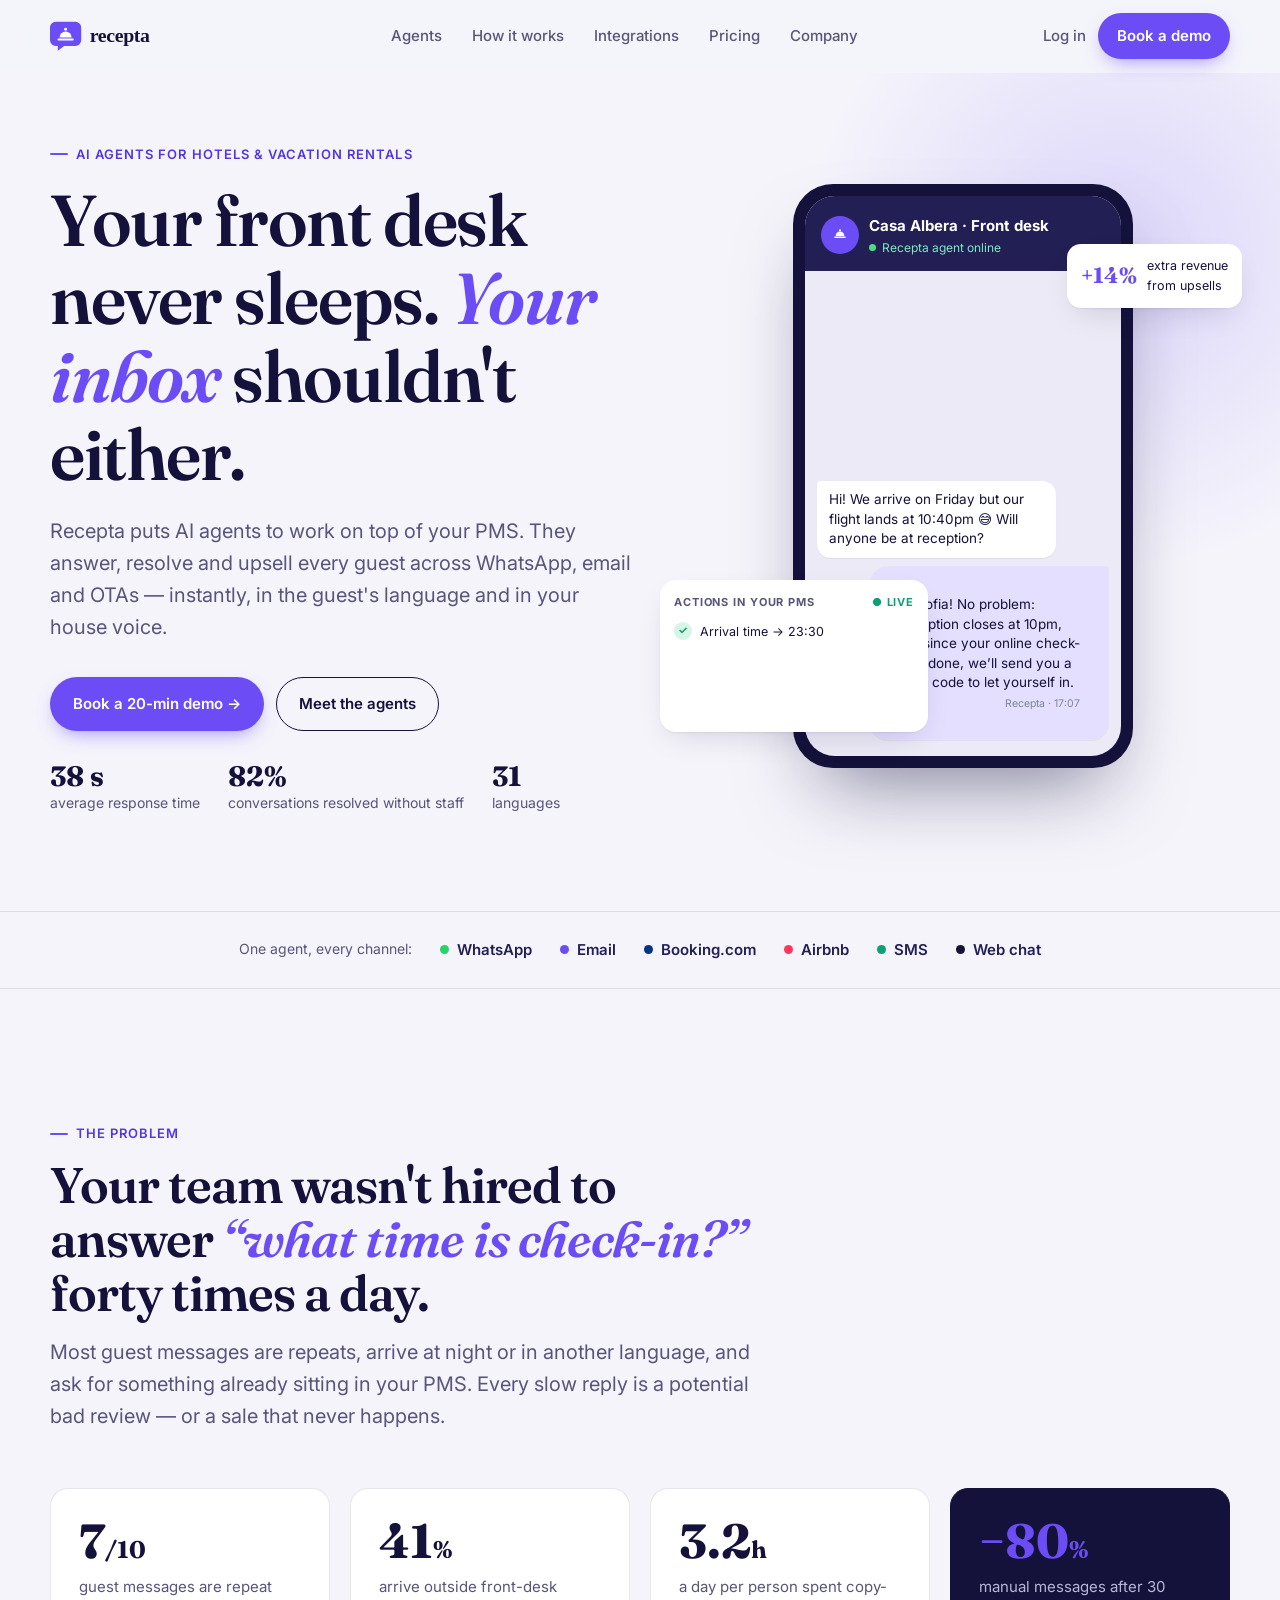
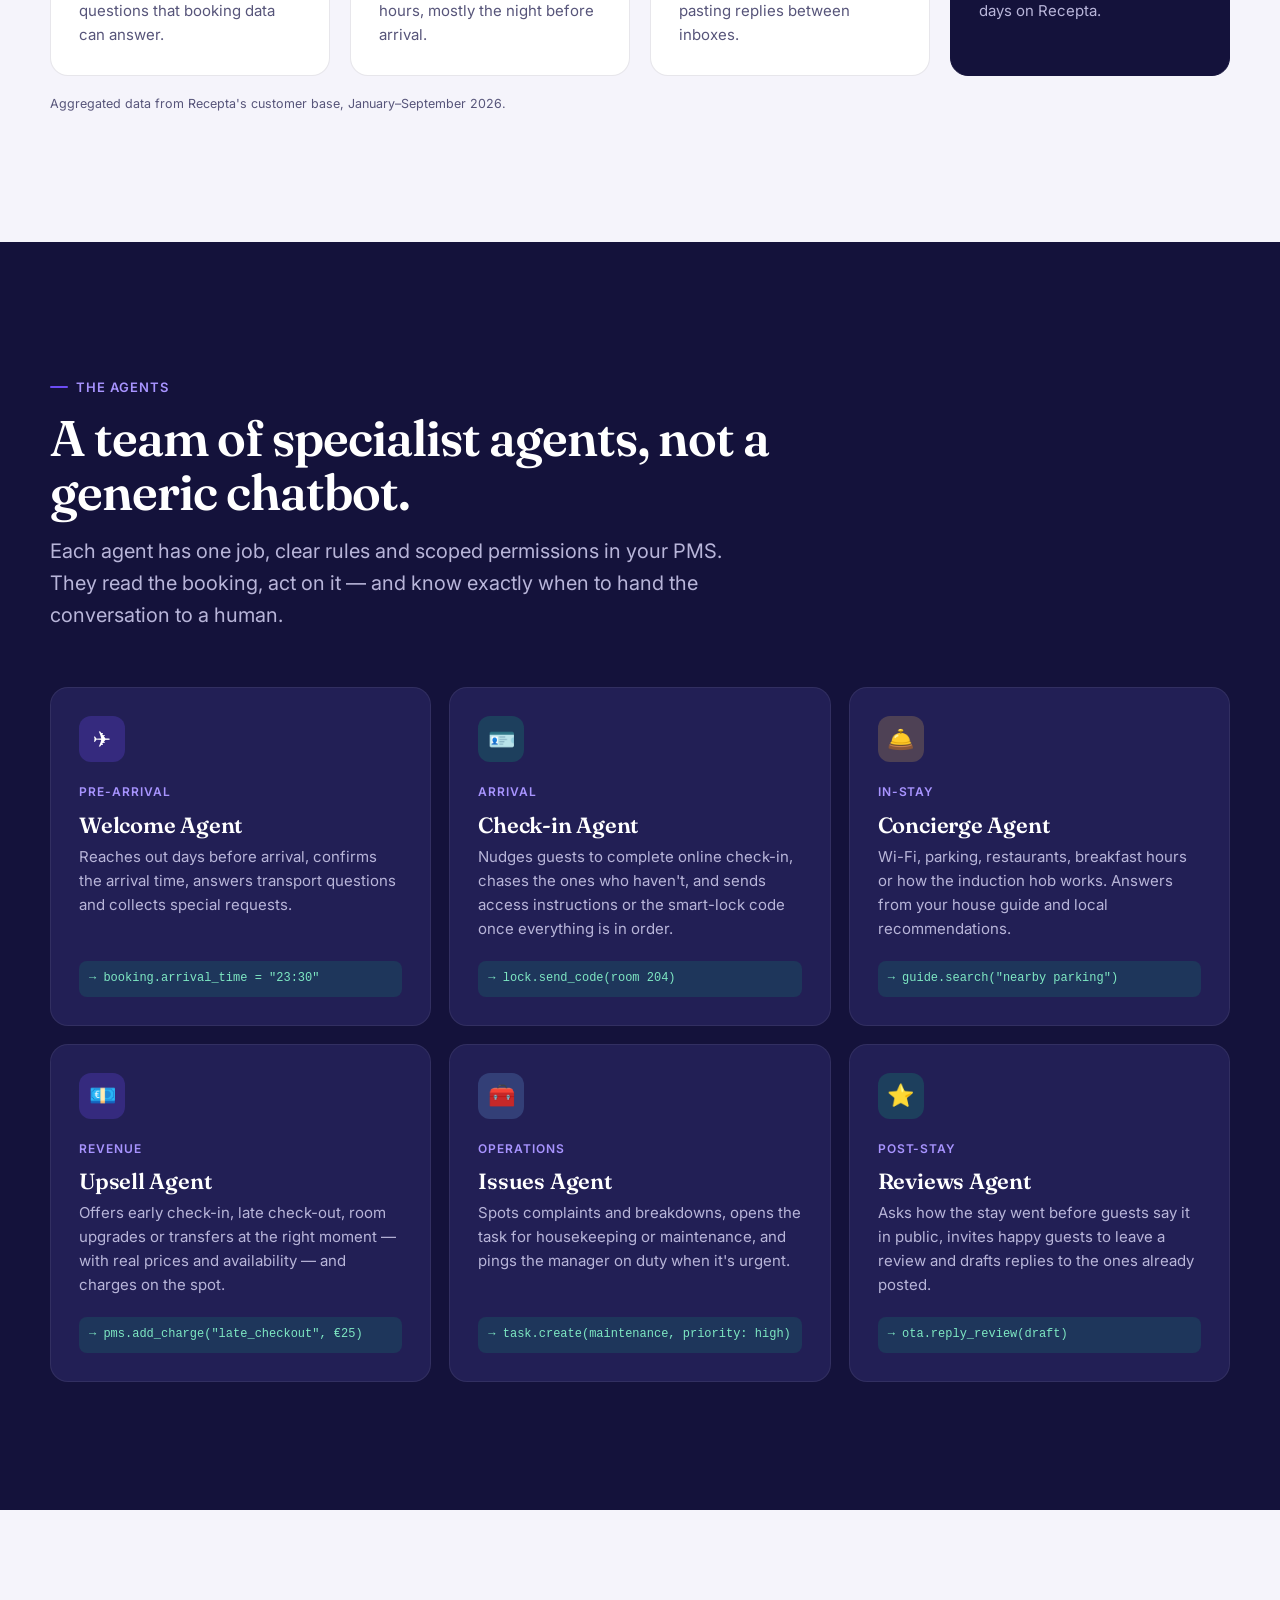
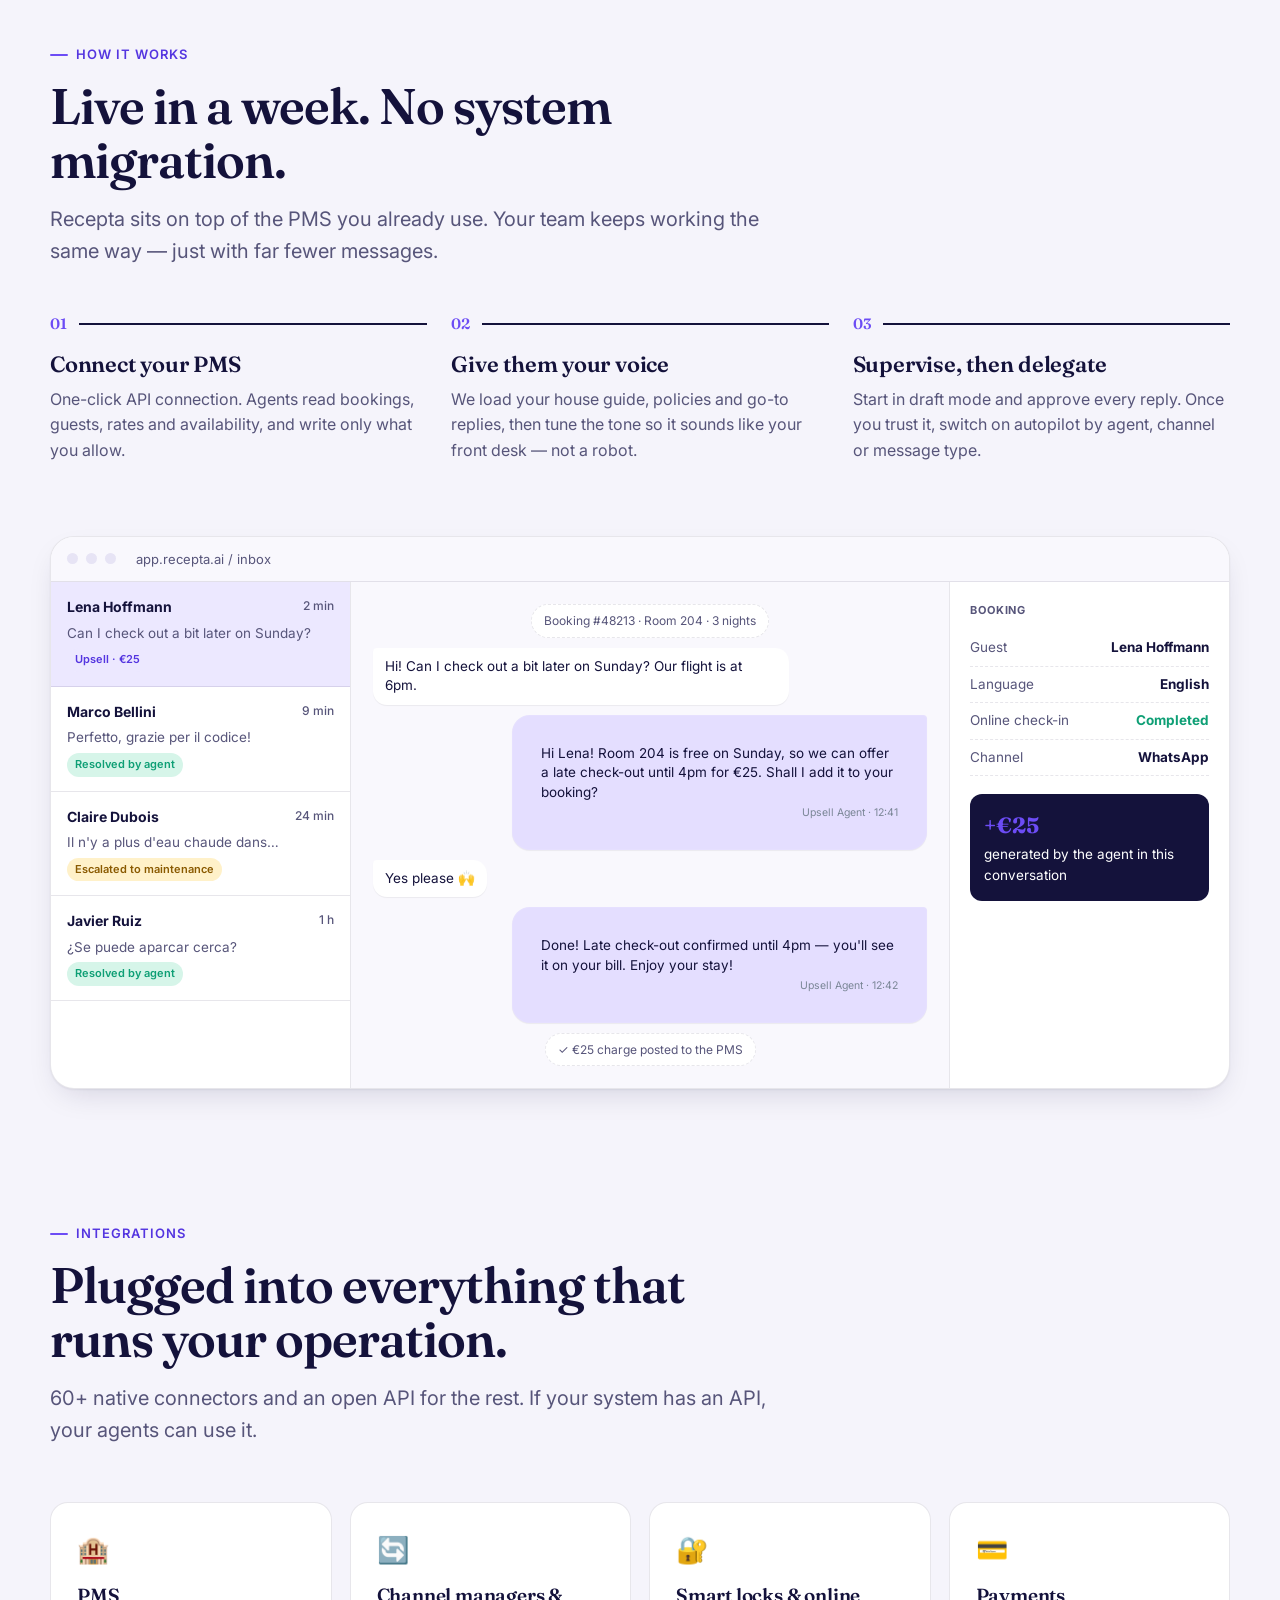
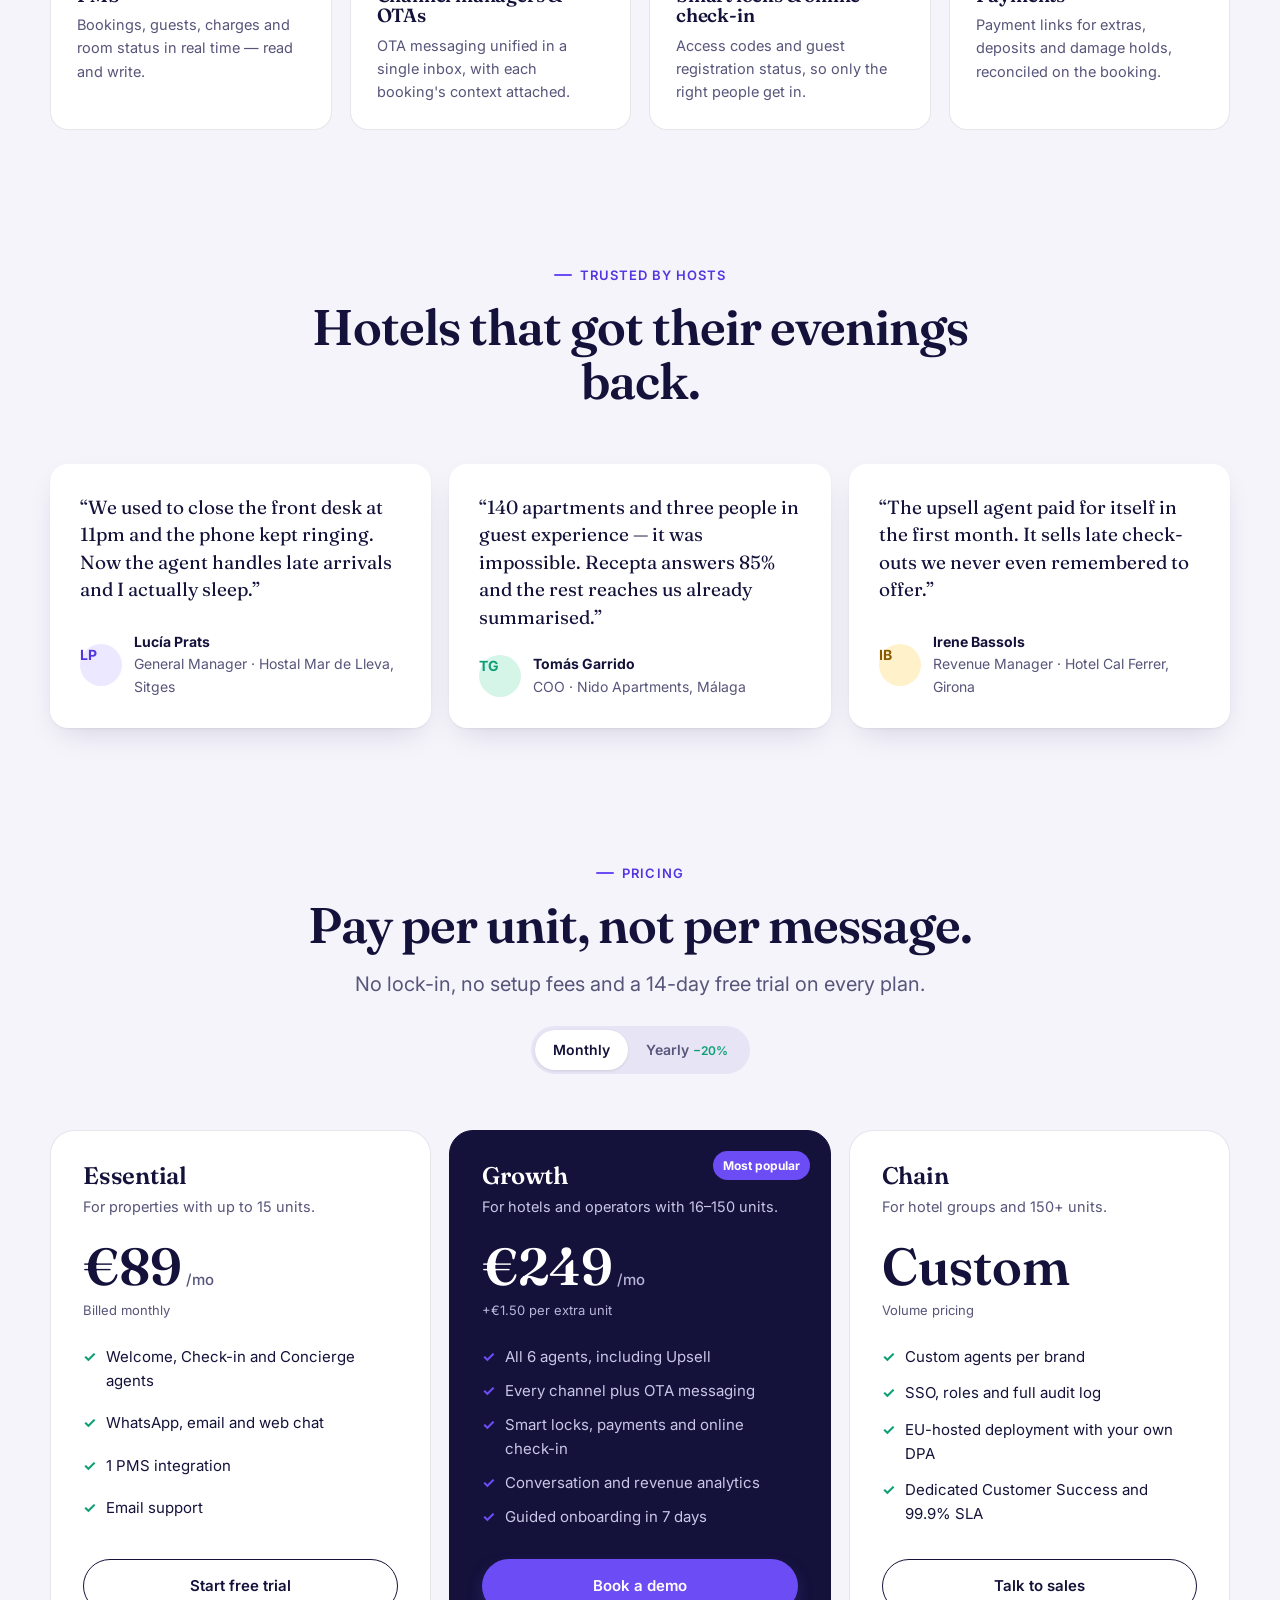
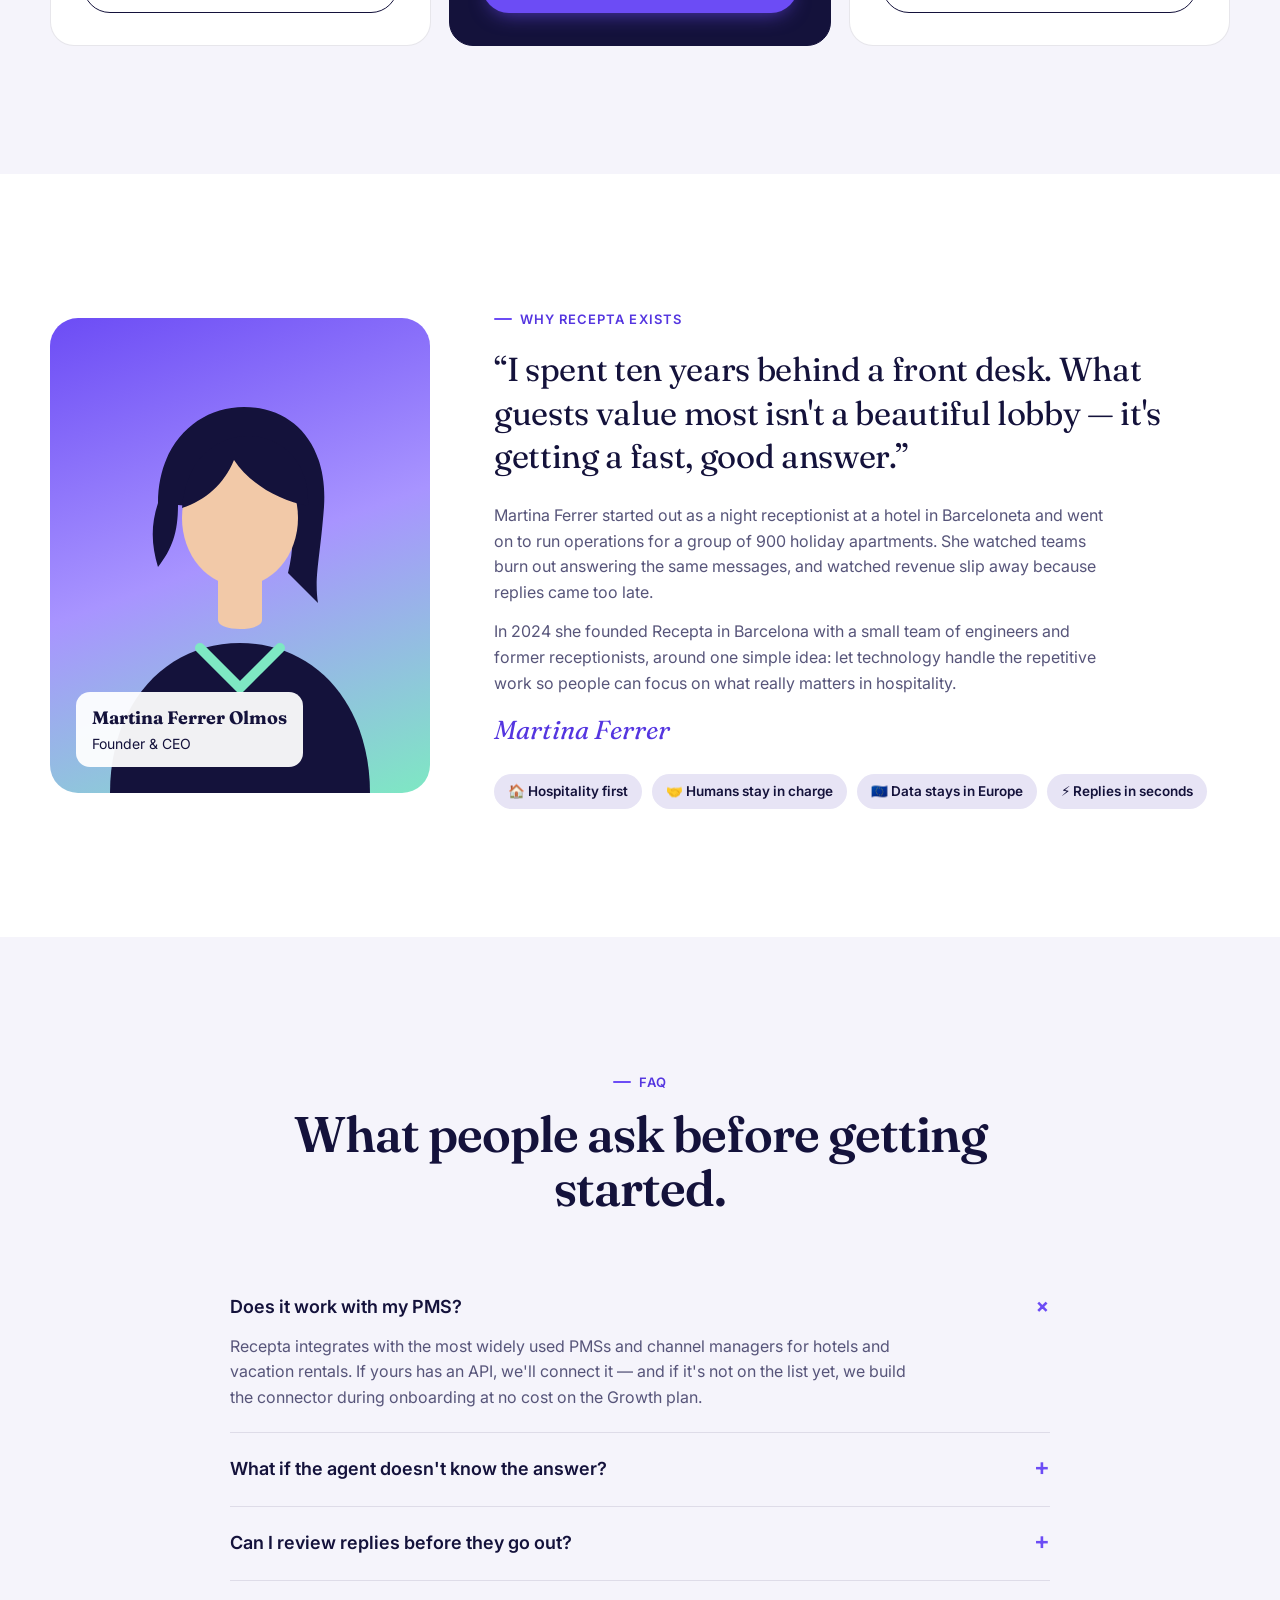
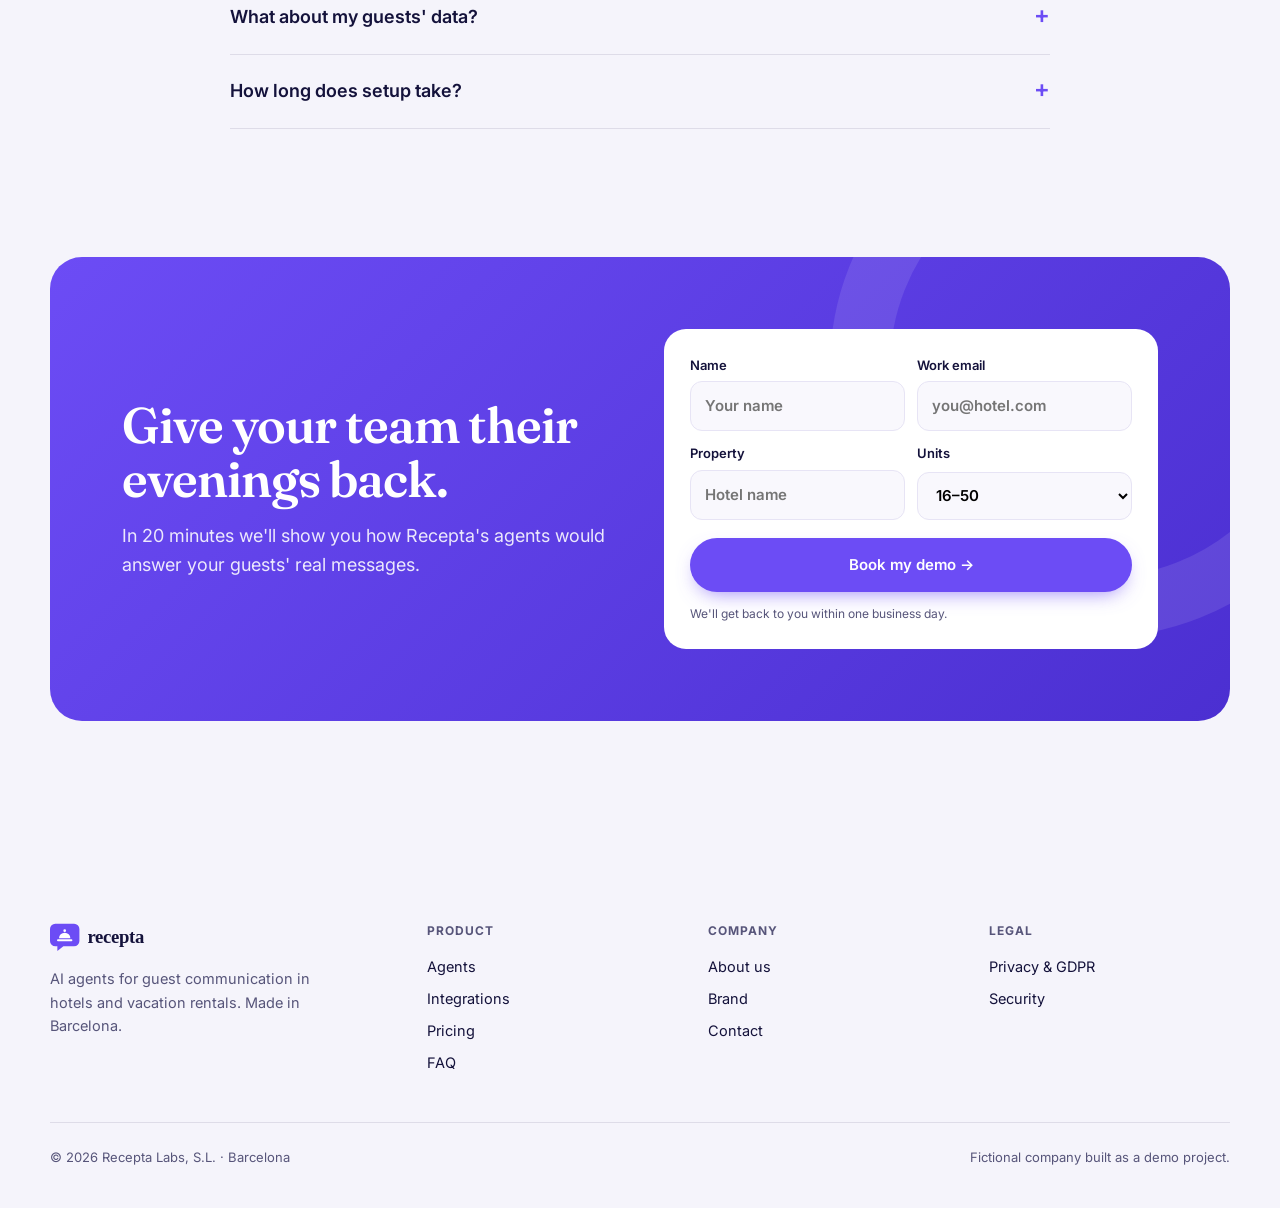
<file: index.html>
<!doctype html>
<html lang="en">
<head>
  <meta charset="utf-8">
  <meta name="viewport" content="width=device-width, initial-scale=1">
  <title>Recepta · AI agents for guest communication</title>
  <meta name="description" content="Recepta builds AI agents connected to your PMS that answer, resolve and sell to your guests on WhatsApp, email and OTAs — 24/7, in their language.">
  <meta name="theme-color" content="#F5F4FB">
  <meta property="og:title" content="Recepta · Your front desk never sleeps">
  <meta property="og:description" content="AI agents connected to your PMS for hotels and vacation rentals.">
  <link rel="icon" href="assets/favicon.svg" type="image/svg+xml">
  <link rel="preconnect" href="https://fonts.googleapis.com">
  <link rel="preconnect" href="https://fonts.gstatic.com" crossorigin>
  <link href="https://fonts.googleapis.com/css2?family=Fraunces:ital,opsz,wght@0,9..144,500;0,9..144,600;1,9..144,500&family=Inter:wght@400;500;600;700&display=swap" rel="stylesheet">
  <link rel="stylesheet" href="styles.css">
</head>
<body>

<header class="nav" id="nav">
  <div class="wrap nav-inner">
    <a href="#" class="nav-logo" aria-label="Recepta home"><img src="assets/logo.svg" alt="Recepta" width="160" height="35"></a>
    <nav class="nav-links" aria-label="Main">
      <a href="#agents">Agents</a>
      <a href="#how-it-works">How it works</a>
      <a href="#integrations">Integrations</a>
      <a href="#pricing">Pricing</a>
      <a href="#company">Company</a>
    </nav>
    <div class="nav-cta">
      <a href="#demo" class="login">Log in</a>
      <a href="#demo" class="btn btn-primary">Book a demo</a>
      <button class="burger" aria-label="Open menu" aria-expanded="false"><span></span><span></span><span></span></button>
    </div>
  </div>
</header>

<main>
  <!-- HERO -->
  <section class="hero">
    <div class="wrap hero-grid">
      <div>
        <span class="eyebrow">AI agents for hotels &amp; vacation rentals</span>
        <h1>Your front desk never sleeps. <em class="hl">Your inbox</em> shouldn't either.</h1>
        <p class="lead">Recepta puts AI agents to work on top of your PMS. They answer, resolve and upsell every guest across WhatsApp, email and OTAs — instantly, in the guest's language and in your house voice.</p>
        <div class="hero-ctas">
          <a href="#demo" class="btn btn-primary">Book a 20-min demo →</a>
          <a href="#agents" class="btn btn-ghost">Meet the agents</a>
        </div>
        <div class="hero-proof">
          <div><strong>38 s</strong>average response time</div>
          <div><strong>82%</strong>conversations resolved without staff</div>
          <div><strong>31</strong>languages</div>
        </div>
      </div>

      <div class="demo" aria-label="Animated conversation demo">
        <div class="badge-float"><b>+14%</b> extra revenue<br>from upsells</div>
        <div class="phone">
          <div class="phone-screen">
            <div class="chat-head">
              <div class="chat-avatar"><svg viewBox="0 0 48 48" fill="none"><path d="M13 29h22" stroke="#FFFFFF" stroke-width="3.2" stroke-linecap="round"/><path d="M14.5 26a9.5 9.5 0 0 1 19 0Z" fill="#FFFFFF"/><circle cx="24" cy="13.5" r="2.2" fill="#FFFFFF"/></svg></div>
              <div><b>Casa Albera · Front desk</b><small>Recepta agent online</small></div>
            </div>
            <div class="chat-body" id="chat"></div>
          </div>
        </div>
        <div class="pms-feed">
          <h4>Actions in your PMS <span>● live</span></h4>
          <ul id="feed"></ul>
        </div>
      </div>
    </div>
  </section>

  <!-- CHANNELS -->
  <div class="channels">
    <div class="wrap channels-inner">
      <p>One agent, every channel:</p>
      <span class="chip"><i style="background:#25D366"></i>WhatsApp</span>
      <span class="chip"><i style="background:#6C4CF5"></i>Email</span>
      <span class="chip"><i style="background:#003580"></i>Booking.com</span>
      <span class="chip"><i style="background:#FF385C"></i>Airbnb</span>
      <span class="chip"><i style="background:#0E9F75"></i>SMS</span>
      <span class="chip"><i style="background:#14123B"></i>Web chat</span>
    </div>
  </div>

  <!-- PROBLEM -->
  <section class="section">
    <div class="wrap">
      <div class="section-head reveal">
        <span class="eyebrow">The problem</span>
        <h2>Your team wasn't hired to answer <em class="hl">“what time is check-in?”</em> forty times a day.</h2>
        <p class="lead">Most guest messages are repeats, arrive at night or in another language, and ask for something already sitting in your PMS. Every slow reply is a potential bad review — or a sale that never happens.</p>
      </div>
      <div class="stats">
        <div class="stat reveal"><b>7<small>/10</small></b><p>guest messages are repeat questions that booking data can answer.</p></div>
        <div class="stat reveal"><b>41<small>%</small></b><p>arrive outside front-desk hours, mostly the night before arrival.</p></div>
        <div class="stat reveal"><b>3.2<small>h</small></b><p>a day per person spent copy-pasting replies between inboxes.</p></div>
        <div class="stat accent reveal"><b>−80<small>%</small></b><p>manual messages after 30 days on Recepta.</p></div>
      </div>
      <p class="footnote">Aggregated data from Recepta's customer base, January–September 2026.</p>
    </div>
  </section>

  <!-- AGENTS -->
  <section class="section agents" id="agents">
    <div class="wrap">
      <div class="section-head reveal">
        <span class="eyebrow">The agents</span>
        <h2>A team of specialist agents, not a generic chatbot.</h2>
        <p class="lead">Each agent has one job, clear rules and scoped permissions in your PMS. They read the booking, act on it — and know exactly when to hand the conversation to a human.</p>
      </div>
      <div class="agent-grid">
        <article class="agent reveal">
          <div class="agent-icon" style="background:rgba(108,76,245,.25)">✈️</div>
          <div class="role">Pre-arrival</div>
          <h3>Welcome Agent</h3>
          <p>Reaches out days before arrival, confirms the arrival time, answers transport questions and collects special requests.</p>
          <div class="action">→ booking.arrival_time = "23:30"</div>
        </article>
        <article class="agent reveal">
          <div class="agent-icon" style="background:rgba(14,159,117,.25)">🪪</div>
          <div class="role">Arrival</div>
          <h3>Check-in Agent</h3>
          <p>Nudges guests to complete online check-in, chases the ones who haven't, and sends access instructions or the smart-lock code once everything is in order.</p>
          <div class="action">→ lock.send_code(room 204)</div>
        </article>
        <article class="agent reveal">
          <div class="agent-icon" style="background:rgba(255,200,87,.2)">🛎️</div>
          <div class="role">In-stay</div>
          <h3>Concierge Agent</h3>
          <p>Wi-Fi, parking, restaurants, breakfast hours or how the induction hob works. Answers from your house guide and local recommendations.</p>
          <div class="action">→ guide.search("nearby parking")</div>
        </article>
        <article class="agent reveal">
          <div class="agent-icon" style="background:rgba(108,76,245,.25)">💶</div>
          <div class="role">Revenue</div>
          <h3>Upsell Agent</h3>
          <p>Offers early check-in, late check-out, room upgrades or transfers at the right moment — with real prices and availability — and charges on the spot.</p>
          <div class="action">→ pms.add_charge("late_checkout", €25)</div>
        </article>
        <article class="agent reveal">
          <div class="agent-icon" style="background:rgba(120,190,255,.2)">🧰</div>
          <div class="role">Operations</div>
          <h3>Issues Agent</h3>
          <p>Spots complaints and breakdowns, opens the task for housekeeping or maintenance, and pings the manager on duty when it's urgent.</p>
          <div class="action">→ task.create(maintenance, priority: high)</div>
        </article>
        <article class="agent reveal">
          <div class="agent-icon" style="background:rgba(14,159,117,.25)">⭐</div>
          <div class="role">Post-stay</div>
          <h3>Reviews Agent</h3>
          <p>Asks how the stay went before guests say it in public, invites happy guests to leave a review and drafts replies to the ones already posted.</p>
          <div class="action">→ ota.reply_review(draft)</div>
        </article>
      </div>
    </div>
  </section>

  <!-- HOW IT WORKS -->
  <section class="section" id="how-it-works">
    <div class="wrap">
      <div class="section-head reveal">
        <span class="eyebrow">How it works</span>
        <h2>Live in a week. No system migration.</h2>
        <p class="lead">Recepta sits on top of the PMS you already use. Your team keeps working the same way — just with far fewer messages.</p>
      </div>
      <div class="steps">
        <div class="step reveal">
          <h3>Connect your PMS</h3>
          <p>One-click API connection. Agents read bookings, guests, rates and availability, and write only what you allow.</p>
        </div>
        <div class="step reveal">
          <h3>Give them your voice</h3>
          <p>We load your house guide, policies and go-to replies, then tune the tone so it sounds like your front desk — not a robot.</p>
        </div>
        <div class="step reveal">
          <h3>Supervise, then delegate</h3>
          <p>Start in draft mode and approve every reply. Once you trust it, switch on autopilot by agent, channel or message type.</p>
        </div>
      </div>

      <div class="inbox reveal" aria-label="Recepta inbox preview">
        <div class="inbox-bar"><i></i><i></i><i></i><span>app.recepta.ai / inbox</span></div>
        <div class="inbox-grid">
          <div class="inbox-list">
            <div class="thread active"><b>Lena Hoffmann <small>2 min</small></b><p>Can I check out a bit later on Sunday?</p><span class="tag up">Upsell · €25</span></div>
            <div class="thread"><b>Marco Bellini <small>9 min</small></b><p>Perfetto, grazie per il codice!</p><span class="tag ok">Resolved by agent</span></div>
            <div class="thread"><b>Claire Dubois <small>24 min</small></b><p>Il n'y a plus d'eau chaude dans…</p><span class="tag esc">Escalated to maintenance</span></div>
            <div class="thread"><b>Javier Ruiz <small>1 h</small></b><p>¿Se puede aparcar cerca?</p><span class="tag ok">Resolved by agent</span></div>
          </div>
          <div class="inbox-conv">
            <span class="note">Booking #48213 · Room 204 · 3 nights</span>
            <div class="msg guest">Hi! Can I check out a bit later on Sunday? Our flight is at 6pm.</div>
            <div class="msg agent">Hi Lena! Room 204 is free on Sunday, so we can offer a late check-out until 4pm for €25. Shall I add it to your booking?<span class="meta">Upsell Agent · 12:41</span></div>
            <div class="msg guest">Yes please 🙌</div>
            <div class="msg agent">Done! Late check-out confirmed until 4pm — you'll see it on your bill. Enjoy your stay!<span class="meta">Upsell Agent · 12:42</span></div>
            <span class="note">✓ €25 charge posted to the PMS</span>
          </div>
          <div class="inbox-side">
            <h5>Booking</h5>
            <div class="kv"><span>Guest</span><b>Lena Hoffmann</b></div>
            <div class="kv"><span>Language</span><b>English</b></div>
            <div class="kv"><span>Online check-in</span><b style="color:var(--ok)">Completed</b></div>
            <div class="kv"><span>Channel</span><b>WhatsApp</b></div>
            <div class="upsell"><b>+€25</b>generated by the agent in this conversation</div>
          </div>
        </div>
      </div>
    </div>
  </section>

  <!-- INTEGRATIONS -->
  <section class="section" id="integrations" style="padding-top:0">
    <div class="wrap">
      <div class="section-head reveal">
        <span class="eyebrow">Integrations</span>
        <h2>Plugged into everything that runs your operation.</h2>
        <p class="lead">60+ native connectors and an open API for the rest. If your system has an API, your agents can use it.</p>
      </div>
      <div class="integ-grid">
        <div class="integ reveal"><div class="ico">🏨</div><h3>PMS</h3><p>Bookings, guests, charges and room status in real time — read and write.</p></div>
        <div class="integ reveal"><div class="ico">🔄</div><h3>Channel managers &amp; OTAs</h3><p>OTA messaging unified in a single inbox, with each booking's context attached.</p></div>
        <div class="integ reveal"><div class="ico">🔐</div><h3>Smart locks &amp; online check-in</h3><p>Access codes and guest registration status, so only the right people get in.</p></div>
        <div class="integ reveal"><div class="ico">💳</div><h3>Payments</h3><p>Payment links for extras, deposits and damage holds, reconciled on the booking.</p></div>
      </div>
    </div>
  </section>

  <!-- TESTIMONIALS -->
  <section class="section" style="padding-top:0">
    <div class="wrap">
      <div class="section-head center reveal">
        <span class="eyebrow">Trusted by hosts</span>
        <h2>Hotels that got their evenings back.</h2>
      </div>
      <div class="quotes">
        <figure class="quote reveal">
          <blockquote>“We used to close the front desk at 11pm and the phone kept ringing. Now the agent handles late arrivals and I actually sleep.”</blockquote>
          <figcaption><span class="initials" style="background:var(--accent-tint);color:var(--accent-dark)">LP</span><div><b>Lucía Prats</b><span>General Manager · Hostal Mar de Lleva, Sitges</span></div></figcaption>
        </figure>
        <figure class="quote reveal">
          <blockquote>“140 apartments and three people in guest experience — it was impossible. Recepta answers 85% and the rest reaches us already summarised.”</blockquote>
          <figcaption><span class="initials" style="background:var(--ok-tint);color:var(--ok)">TG</span><div><b>Tomás Garrido</b><span>COO · Nido Apartments, Málaga</span></div></figcaption>
        </figure>
        <figure class="quote reveal">
          <blockquote>“The upsell agent paid for itself in the first month. It sells late check-outs we never even remembered to offer.”</blockquote>
          <figcaption><span class="initials" style="background:#FFF1C9;color:#8A5A00">IB</span><div><b>Irene Bassols</b><span>Revenue Manager · Hotel Cal Ferrer, Girona</span></div></figcaption>
        </figure>
      </div>
    </div>
  </section>

  <!-- PRICING -->
  <section class="section" id="pricing" style="padding-top:0">
    <div class="wrap">
      <div class="section-head center reveal">
        <span class="eyebrow">Pricing</span>
        <h2>Pay per unit, not per message.</h2>
        <p class="lead">No lock-in, no setup fees and a 14-day free trial on every plan.</p>
        <div class="billing-toggle" role="group" aria-label="Billing period">
          <button class="on" data-period="month">Monthly</button>
          <button data-period="year">Yearly <em>−20%</em></button>
        </div>
      </div>
      <div class="plans">
        <div class="plan reveal">
          <h3>Essential</h3>
          <p class="for">For properties with up to 15 units.</p>
          <div class="price" data-month="89" data-year="71">€89<small> /mo</small></div>
          <p class="price-note" data-month="Billed monthly" data-year="Billed yearly (€852)">Billed monthly</p>
          <ul>
            <li>Welcome, Check-in and Concierge agents</li>
            <li>WhatsApp, email and web chat</li>
            <li>1 PMS integration</li>
            <li>Email support</li>
          </ul>
          <a href="#demo" class="btn btn-ghost">Start free trial</a>
        </div>
        <div class="plan featured reveal">
          <h3>Growth</h3>
          <p class="for">For hotels and operators with 16–150 units.</p>
          <div class="price" data-month="249" data-year="199">€249<small> /mo</small></div>
          <p class="price-note" data-month="+€1.50 per extra unit" data-year="Billed yearly · +€1.20 per extra unit">+€1.50 per extra unit</p>
          <ul>
            <li>All 6 agents, including Upsell</li>
            <li>Every channel plus OTA messaging</li>
            <li>Smart locks, payments and online check-in</li>
            <li>Conversation and revenue analytics</li>
            <li>Guided onboarding in 7 days</li>
          </ul>
          <a href="#demo" class="btn btn-primary">Book a demo</a>
        </div>
        <div class="plan reveal">
          <h3>Chain</h3>
          <p class="for">For hotel groups and 150+ units.</p>
          <div class="price" data-month="custom" data-year="custom">Custom</div>
          <p class="price-note" data-month="Volume pricing" data-year="Volume pricing">Volume pricing</p>
          <ul>
            <li>Custom agents per brand</li>
            <li>SSO, roles and full audit log</li>
            <li>EU-hosted deployment with your own DPA</li>
            <li>Dedicated Customer Success and 99.9% SLA</li>
          </ul>
          <a href="#demo" class="btn btn-ghost">Talk to sales</a>
        </div>
      </div>
    </div>
  </section>

  <!-- FOUNDER -->
  <section class="section founder" id="company">
    <div class="wrap founder-grid">
      <div class="portrait reveal" aria-hidden="true">
        <svg viewBox="0 0 380 475" preserveAspectRatio="xMidYMax slice">
          <path d="M108 185c0-60 40-96 86-96 50 0 84 38 80 100-4 52-10 70-6 96l-30-30c8-34 6-58-14-82-22 12-60 18-96 14 0 28-6 44-20 62-6-20-8-40 0-64Z" fill="#14123B"/>
          <ellipse cx="190" cy="200" rx="58" ry="68" fill="#F2C9A8"/>
          <path d="M132 190c4-52 38-74 70-72 34 2 58 30 56 70-30-6-58-22-74-46-10 24-28 40-52 48Z" fill="#14123B"/>
          <path d="M60 475c0-90 56-150 130-150s130 60 130 150Z" fill="#14123B"/>
          <path d="M168 262h44v40c0 12-44 12-44 0Z" fill="#F2C9A8"/>
          <path d="M150 330l40 40 40-40" stroke="#7EE8C3" stroke-width="10" fill="none" stroke-linecap="round" stroke-linejoin="round"/>
        </svg>
        <div class="card"><b>Martina Ferrer Olmos</b>Founder &amp; CEO</div>
      </div>
      <div class="reveal">
        <span class="eyebrow">Why Recepta exists</span>
        <blockquote>“I spent ten years behind a front desk. What guests value most isn't a beautiful lobby — it's getting a fast, good answer.”</blockquote>
        <p>Martina Ferrer started out as a night receptionist at a hotel in Barceloneta and went on to run operations for a group of 900 holiday apartments. She watched teams burn out answering the same messages, and watched revenue slip away because replies came too late.</p>
        <p>In 2024 she founded Recepta in Barcelona with a small team of engineers and former receptionists, around one simple idea: let technology handle the repetitive work so people can focus on what really matters in hospitality.</p>
        <div class="sign">Martina Ferrer</div>
        <div class="values">
          <span>🏠 Hospitality first</span>
          <span>🤝 Humans stay in charge</span>
          <span>🇪🇺 Data stays in Europe</span>
          <span>⚡ Replies in seconds</span>
        </div>
      </div>
    </div>
  </section>

  <!-- FAQ -->
  <section class="section" id="faq">
    <div class="wrap">
      <div class="section-head center reveal">
        <span class="eyebrow">FAQ</span>
        <h2>What people ask before getting started.</h2>
      </div>
      <div class="faq reveal">
        <details open>
          <summary>Does it work with my PMS?</summary>
          <p>Recepta integrates with the most widely used PMSs and channel managers for hotels and vacation rentals. If yours has an API, we'll connect it — and if it's not on the list yet, we build the connector during onboarding at no cost on the Growth plan.</p>
        </details>
        <details>
          <summary>What if the agent doesn't know the answer?</summary>
          <p>It won't make one up. When a question isn't covered by your information, or a guest is upset, the agent escalates to your team with a summary and a suggested reply.</p>
        </details>
        <details>
          <summary>Can I review replies before they go out?</summary>
          <p>Yes. Every agent starts in draft mode. You decide which message types, channels or agents move to autopilot, and when.</p>
        </details>
        <details>
          <summary>What about my guests' data?</summary>
          <p>Everything is hosted in the European Union, we're GDPR-compliant and we sign a data processing agreement with every customer. We never use your conversations to train third-party models.</p>
        </details>
        <details>
          <summary>How long does setup take?</summary>
          <p>Connecting the PMS takes minutes. Full onboarding — house guide, tone and rules — is usually done in under a week.</p>
        </details>
      </div>
    </div>
  </section>

  <!-- CTA / DEMO -->
  <section class="section" id="demo" style="padding-top:0">
    <div class="wrap">
      <div class="cta reveal">
        <div>
          <h2>Give your team their evenings back.</h2>
          <p>In 20 minutes we'll show you how Recepta's agents would answer your guests' real messages.</p>
        </div>
        <form class="form" id="demo-form" novalidate>
          <div class="row">
            <label>Name<input name="name" required autocomplete="name" placeholder="Your name"></label>
            <label>Work email<input name="email" type="email" required autocomplete="email" placeholder="you@hotel.com"></label>
          </div>
          <div class="row">
            <label>Property<input name="property" placeholder="Hotel name"></label>
            <label>Units
              <select name="units">
                <option>1–15</option><option selected>16–50</option><option>51–150</option><option>150+</option>
              </select>
            </label>
          </div>
          <button class="btn btn-primary" type="submit">Book my demo →</button>
          <small>We'll get back to you within one business day.</small>
          <div class="form-ok"><div style="font-size:40px">🛎️</div><b>Got it!</b>Martina or someone from the team will be in touch very soon.</div>
        </form>
      </div>
    </div>
  </section>
</main>

<footer>
  <div class="wrap">
    <div class="foot-grid">
      <div>
        <img src="assets/logo.svg" alt="Recepta" width="146" height="32">
        <p>AI agents for guest communication in hotels and vacation rentals. Made in Barcelona.</p>
      </div>
      <div><h6>Product</h6><ul><li><a href="#agents">Agents</a></li><li><a href="#integrations">Integrations</a></li><li><a href="#pricing">Pricing</a></li><li><a href="#faq">FAQ</a></li></ul></div>
      <div><h6>Company</h6><ul><li><a href="#company">About us</a></li><li><a href="brand.html">Brand</a></li><li><a href="#demo">Contact</a></li></ul></div>
      <div><h6>Legal</h6><ul><li><a href="#faq">Privacy &amp; GDPR</a></li><li><a href="#faq">Security</a></li></ul></div>
    </div>
    <div class="foot-bottom">
      <span>© 2026 Recepta Labs, S.L. · Barcelona</span>
      <span>Fictional company built as a demo project.</span>
    </div>
  </div>
</footer>

<script src="script.js"></script>
</body>
</html>
</file>
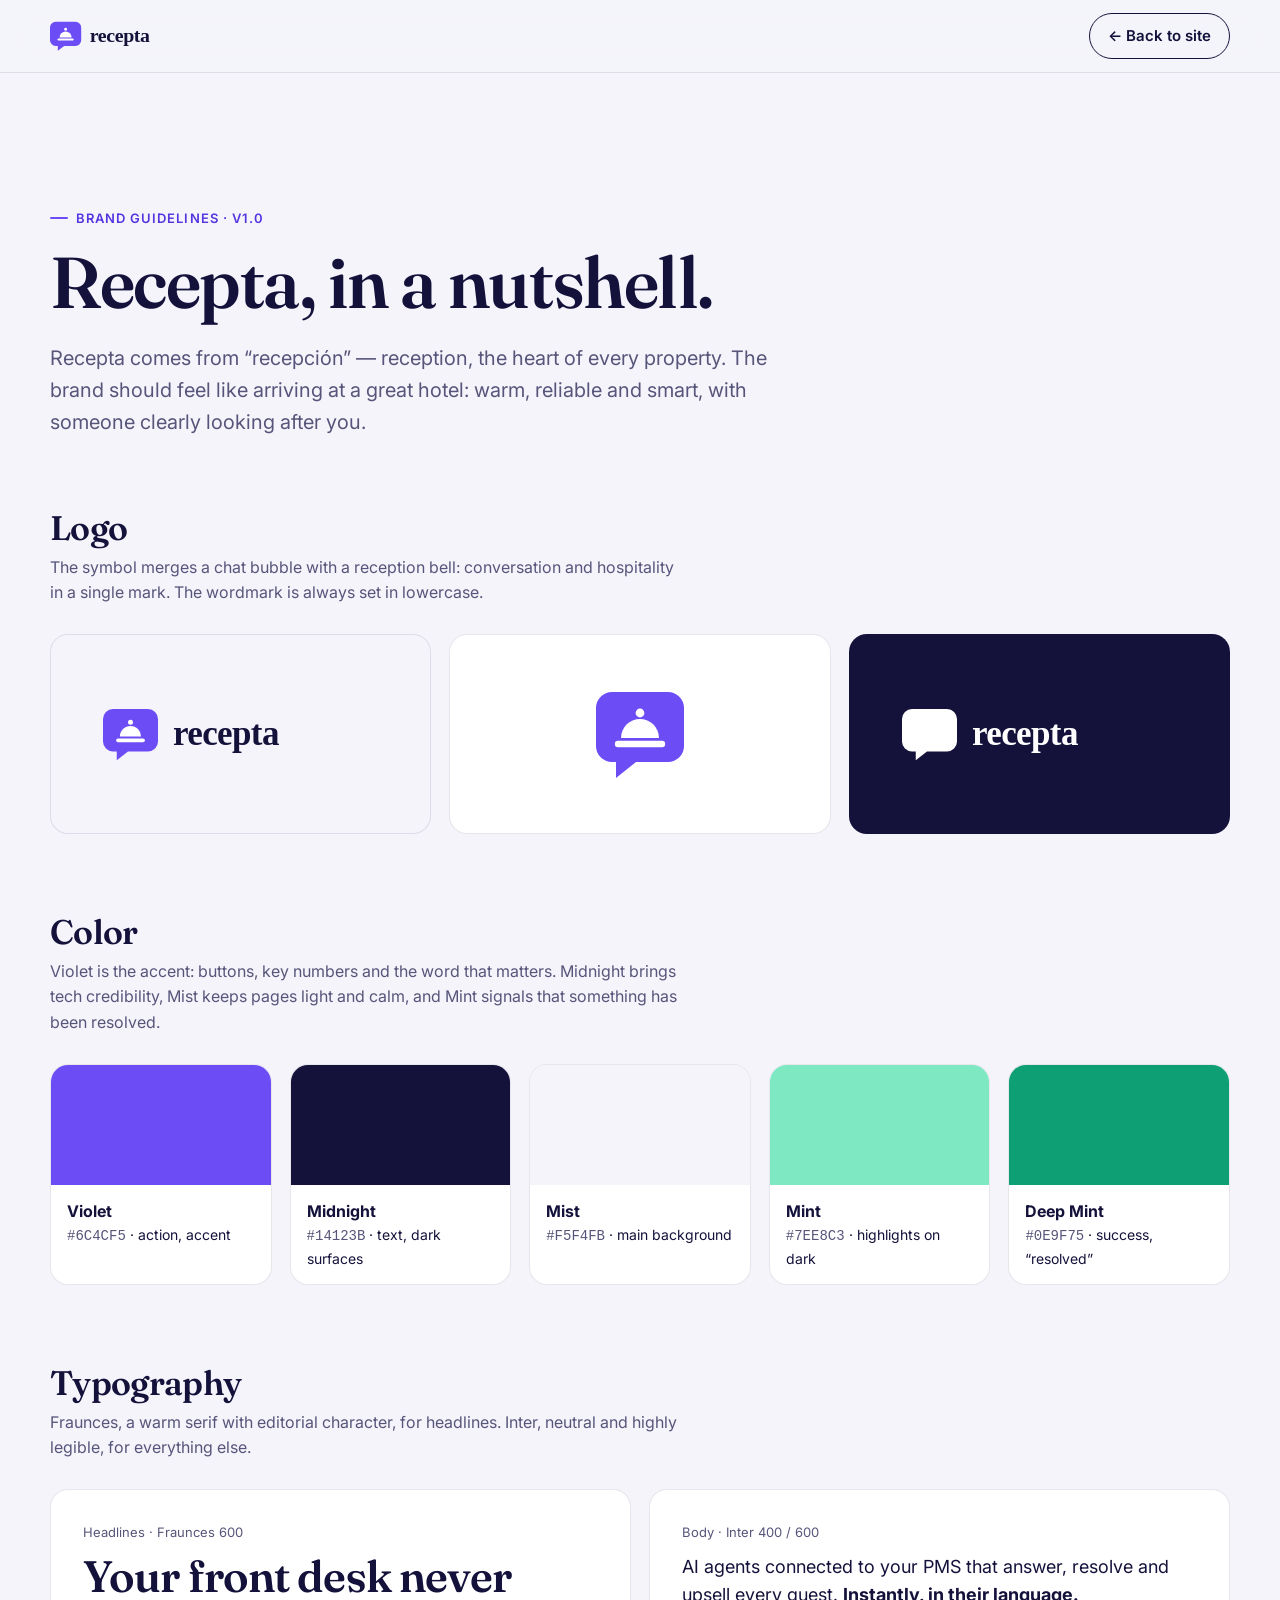
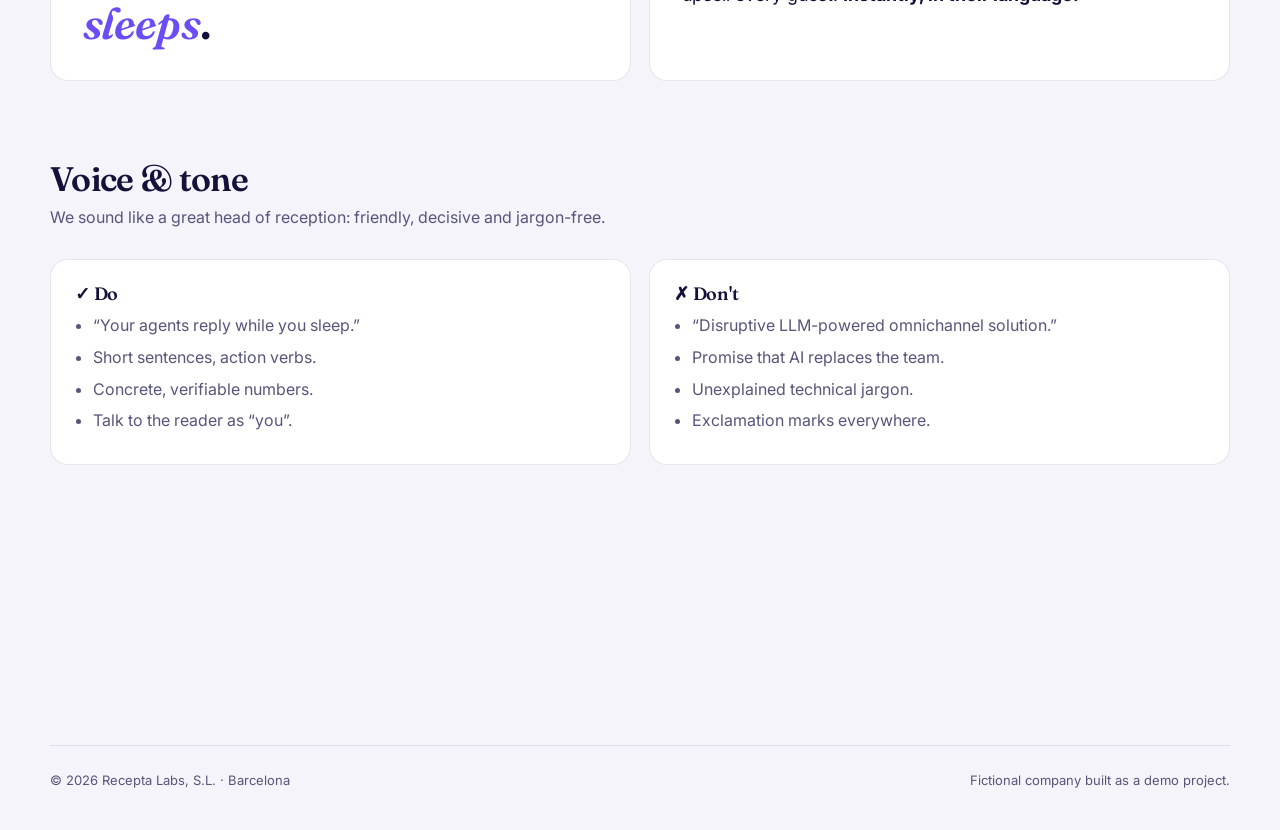
<file: brand.html>
<!doctype html>
<html lang="en">
<head>
  <meta charset="utf-8">
  <meta name="viewport" content="width=device-width, initial-scale=1">
  <title>Recepta · Brand guidelines</title>
  <link rel="icon" href="assets/favicon.svg" type="image/svg+xml">
  <link rel="preconnect" href="https://fonts.googleapis.com">
  <link rel="preconnect" href="https://fonts.gstatic.com" crossorigin>
  <link href="https://fonts.googleapis.com/css2?family=Fraunces:ital,opsz,wght@0,9..144,500;0,9..144,600;1,9..144,500&family=Inter:wght@400;500;600;700&display=swap" rel="stylesheet">
  <link rel="stylesheet" href="styles.css">
  <style>
    .b-grid { display: grid; grid-template-columns: repeat(auto-fit, minmax(220px, 1fr)); gap: 18px; }
    .swatch { border-radius: var(--radius); overflow: hidden; border: 1px solid var(--line); background: #fff; }
    .swatch div { height: 120px; }
    .swatch p { padding: 14px 16px; font-size: 14px; }
    .swatch p b { display: block; font-size: 16px; }
    .swatch code { color: var(--ink-soft); }
    .logo-box { border-radius: var(--radius); padding: 48px 32px; display: grid; place-items: center; min-height: 200px; border: 1px solid var(--line); }
    .logo-box img { max-height: 60px; width: auto; }
    .type-sample { background: #fff; border-radius: var(--radius); padding: 32px; border: 1px solid var(--line); }
    .b-section { margin-bottom: 80px; }
    .b-section > h2 { font-size: 34px; margin-bottom: 8px; }
    .b-section > p { color: var(--ink-soft); margin-bottom: 28px; max-width: 64ch; }
    .voice { display: grid; grid-template-columns: 1fr 1fr; gap: 18px; }
    .voice div { background: #fff; border-radius: var(--radius); padding: 24px; border: 1px solid var(--line); }
    .voice h3 { font-size: 18px; margin-bottom: 10px; }
    .voice li { margin: 6px 0 6px 18px; color: var(--ink-soft); }
    @media (max-width: 640px) { .voice { grid-template-columns: 1fr; } }
  </style>
</head>
<body>
<header class="nav scrolled">
  <div class="wrap nav-inner">
    <a href="index.html" class="nav-logo"><img src="assets/logo.svg" alt="Recepta" width="160" height="35"></a>
    <a href="index.html" class="btn btn-ghost" style="padding:10px 18px">← Back to site</a>
  </div>
</header>
<main class="wrap section">
  <span class="eyebrow">Brand guidelines · v1.0</span>
  <h1 style="margin:16px 0 20px">Recepta, in a nutshell.</h1>
  <p class="lead" style="margin-bottom:72px">Recepta comes from “recepción” — reception, the heart of every property. The brand should feel like arriving at a great hotel: warm, reliable and smart, with someone clearly looking after you.</p>

  <section class="b-section">
    <h2>Logo</h2>
    <p>The symbol merges a chat bubble with a reception bell: conversation and hospitality in a single mark. The wordmark is always set in lowercase.</p>
    <div class="b-grid">
      <div class="logo-box" style="background:var(--bg)"><img src="assets/logo.svg" alt="Logo on Mist"></div>
      <div class="logo-box" style="background:#fff"><img src="assets/favicon.svg" alt="Symbol" style="max-height:96px"></div>
      <div class="logo-box" style="background:var(--ink)"><img src="assets/logo.svg" alt="Logo on Midnight" style="filter:brightness(0) invert(1)"></div>
    </div>
  </section>

  <section class="b-section">
    <h2>Color</h2>
    <p>Violet is the accent: buttons, key numbers and the word that matters. Midnight brings tech credibility, Mist keeps pages light and calm, and Mint signals that something has been resolved.</p>
    <div class="b-grid">
      <div class="swatch"><div style="background:#6C4CF5"></div><p><b>Violet</b><code>#6C4CF5</code> · action, accent</p></div>
      <div class="swatch"><div style="background:#14123B"></div><p><b>Midnight</b><code>#14123B</code> · text, dark surfaces</p></div>
      <div class="swatch"><div style="background:#F5F4FB"></div><p><b>Mist</b><code>#F5F4FB</code> · main background</p></div>
      <div class="swatch"><div style="background:#7EE8C3"></div><p><b>Mint</b><code>#7EE8C3</code> · highlights on dark</p></div>
      <div class="swatch"><div style="background:#0E9F75"></div><p><b>Deep Mint</b><code>#0E9F75</code> · success, “resolved”</p></div>
    </div>
  </section>

  <section class="b-section">
    <h2>Typography</h2>
    <p>Fraunces, a warm serif with editorial character, for headlines. Inter, neutral and highly legible, for everything else.</p>
    <div class="b-grid">
      <div class="type-sample"><p style="color:var(--ink-soft);font-size:13px;margin-bottom:10px">Headlines · Fraunces 600</p><h2 style="font-size:44px">Your front desk never <em class="hl">sleeps</em>.</h2></div>
      <div class="type-sample"><p style="color:var(--ink-soft);font-size:13px;margin-bottom:10px">Body · Inter 400 / 600</p><p style="font-size:18px">AI agents connected to your PMS that answer, resolve and upsell every guest. <b>Instantly, in their language.</b></p></div>
    </div>
  </section>

  <section class="b-section">
    <h2>Voice &amp; tone</h2>
    <p>We sound like a great head of reception: friendly, decisive and jargon-free.</p>
    <div class="voice">
      <div><h3>✓ Do</h3><ul><li>“Your agents reply while you sleep.”</li><li>Short sentences, action verbs.</li><li>Concrete, verifiable numbers.</li><li>Talk to the reader as “you”.</li></ul></div>
      <div><h3>✗ Don't</h3><ul><li>“Disruptive LLM-powered omnichannel solution.”</li><li>Promise that AI replaces the team.</li><li>Unexplained technical jargon.</li><li>Exclamation marks everywhere.</li></ul></div>
    </div>
  </section>
</main>
<footer><div class="wrap foot-bottom"><span>© 2026 Recepta Labs, S.L. · Barcelona</span><span>Fictional company built as a demo project.</span></div></footer>
</body>
</html>
</file>
<file: styles.css>
/* Recepta — sistema visual
   Midnight (#14123B), Violet (#6C4CF5), Mist (#F5F4FB), Mint (#0E9F75), White */
:root {
  --ink: #14123B;
  --ink-2: #221F55;
  --ink-soft: #57557A;
  --accent: #6C4CF5;
  --accent-dark: #5435E0;
  --accent-tint: #ECE8FF;
  --bg: #F5F4FB;
  --bg-2: #E7E4F5;
  --surface: #FFFFFF;
  --ok: #0E9F75;
  --ok-tint: #D6F5E9;
  --line: rgba(20, 18, 59, 0.1);
  --radius: 18px;
  --shadow: 0 1px 2px rgba(20, 18, 59, .06), 0 12px 32px -12px rgba(20, 18, 59, .18);
  --serif: "Fraunces", Georgia, serif;
  --sans: "Inter", system-ui, -apple-system, "Segoe UI", sans-serif;
}

* { box-sizing: border-box; margin: 0; padding: 0; }
html { scroll-behavior: smooth; }
body {
  font-family: var(--sans);
  color: var(--ink);
  background: var(--bg);
  line-height: 1.6;
  -webkit-font-smoothing: antialiased;
}
img, svg { display: block; max-width: 100%; }
a { color: inherit; text-decoration: none; }
button { font: inherit; cursor: pointer; }

.wrap { width: min(1180px, 100% - 32px); margin-inline: auto; }
.eyebrow {
  display: inline-flex; align-items: center; gap: 8px;
  font-size: 13px; font-weight: 600; letter-spacing: .08em; text-transform: uppercase;
  color: var(--accent-dark);
}
.eyebrow::before { content: ""; width: 18px; height: 2px; background: var(--accent); border-radius: 2px; }
h1, h2, h3 { font-family: var(--serif); font-weight: 600; letter-spacing: -0.02em; line-height: 1.08; }
h1 { font-size: clamp(40px, 6vw, 72px); }
h2 { font-size: clamp(32px, 4.2vw, 50px); }
h3 { font-size: 22px; letter-spacing: -0.01em; }
em.hl { font-style: italic; color: var(--accent); }
.lead { font-size: clamp(17px, 1.6vw, 20px); color: var(--ink-soft); max-width: 58ch; }
.section { padding: clamp(72px, 10vw, 128px) 0; }
.section-head { max-width: 720px; margin-bottom: 56px; }
.section-head h2 { margin: 14px 0 16px; }
.center { text-align: center; margin-inline: auto; }
.center .eyebrow { justify-content: center; }
.center .lead { margin-inline: auto; }

/* Botones */
.btn {
  display: inline-flex; align-items: center; justify-content: center; gap: 8px;
  padding: 14px 22px; border-radius: 999px; border: 1.5px solid transparent;
  font-weight: 600; font-size: 15px; transition: transform .15s, background .15s, box-shadow .15s;
  white-space: nowrap;
}
.btn:hover { transform: translateY(-1px); }
.btn-primary { background: var(--accent); color: #fff; box-shadow: 0 8px 20px -8px rgba(108, 76, 245, .7); }
.btn-primary:hover { background: var(--accent-dark); }
.btn-ghost { border-color: var(--ink); color: var(--ink); }
.btn-ghost:hover { background: var(--ink); color: var(--surface); }
.btn-light { background: var(--surface); color: var(--ink); }

/* Nav */
.nav {
  position: sticky; top: 0; z-index: 50;
  background: rgba(245, 244, 251, .82); backdrop-filter: saturate(1.4) blur(14px);
  border-bottom: 1px solid transparent; transition: border-color .2s;
}
.nav.scrolled { border-bottom-color: var(--line); }
.nav-inner { display: flex; align-items: center; justify-content: space-between; height: 72px; }
.nav-logo img { height: 34px; width: auto; }
.nav-links { display: flex; gap: 30px; font-size: 15px; font-weight: 500; }
.nav-links a { color: var(--ink-soft); transition: color .15s; }
.nav-links a:hover { color: var(--ink); }
.nav-cta { display: flex; gap: 12px; align-items: center; }
.nav-cta .login { font-size: 15px; font-weight: 500; color: var(--ink-soft); }
.nav-cta .btn { padding: 10px 18px; }
.burger { display: none; background: none; border: 0; width: 40px; height: 40px; }
.burger span { display: block; width: 22px; height: 2px; background: var(--ink); margin: 5px auto; border-radius: 2px; transition: .2s; }

/* Hero */
.hero { padding: 64px 0 96px; position: relative; overflow: hidden; }
.hero::before {
  content: ""; position: absolute; width: 720px; height: 720px; right: -200px; top: -180px;
  background: radial-gradient(circle, rgba(108, 76, 245, .18), transparent 62%); pointer-events: none;
}
.hero-grid { display: grid; grid-template-columns: minmax(0, 1.05fr) minmax(0, .95fr); gap: 56px; align-items: center; position: relative; }
.hero h1 { margin: 18px 0 22px; }
.hero-ctas { display: flex; gap: 12px; margin: 34px 0 30px; flex-wrap: wrap; }
.hero-proof { display: flex; gap: 28px; flex-wrap: wrap; font-size: 14px; color: var(--ink-soft); }
.hero-proof strong { display: block; font-family: var(--serif); font-size: 28px; color: var(--ink); line-height: 1.1; }

/* Demo: phone + PMS panel */
.demo { position: relative; display: flex; justify-content: center; }
.phone {
  width: 340px; max-width: 100%; background: var(--ink); border-radius: 40px; padding: 12px;
  box-shadow: 0 40px 80px -30px rgba(20, 18, 59, .55); position: relative; z-index: 2;
}
.phone-screen { background: #ECEAF6; border-radius: 30px; overflow: hidden; height: 560px; display: flex; flex-direction: column; }
.chat-head { background: var(--ink-2); color: var(--surface); padding: 18px 16px 14px; display: flex; gap: 10px; align-items: center; }
.chat-avatar { width: 38px; height: 38px; border-radius: 50%; background: var(--accent); display: grid; place-items: center; flex: none; }
.chat-avatar svg { width: 22px; }
.chat-head b { font-size: 15px; display: block; }
.chat-head small { font-size: 12px; color: #7EE8C3; display: flex; align-items: center; gap: 6px; }
.chat-head small::before { content: ""; width: 7px; height: 7px; border-radius: 50%; background: #4ade80; }
.chat-body { flex: 1; padding: 16px 12px; display: flex; flex-direction: column; gap: 8px; overflow: hidden; justify-content: flex-end; }
.msg {
  max-width: 82%; padding: 9px 12px; border-radius: 14px; font-size: 13.5px; line-height: 1.45;
  animation: pop .35s ease both; box-shadow: 0 1px 1px rgba(0, 0, 0, .06);
}
.msg.guest { background: #fff; align-self: flex-start; border-top-left-radius: 4px; }
.msg.agent { background: #E4DEFF; align-self: flex-end; border-top-right-radius: 4px; }
.msg .meta { display: block; font-size: 10.5px; color: #7a8696; margin-top: 3px; text-align: right; }
.typing { align-self: flex-end; background: #E4DEFF; padding: 12px 14px; border-radius: 14px; display: flex; gap: 4px; animation: pop .25s ease both; }
.typing i { width: 6px; height: 6px; border-radius: 50%; background: #6C4CF5; animation: blink 1s infinite; }
.typing i:nth-child(2) { animation-delay: .15s; }
.typing i:nth-child(3) { animation-delay: .3s; }
@keyframes blink { 0%, 80%, 100% { opacity: .3; } 40% { opacity: 1; } }
@keyframes pop { from { opacity: 0; transform: translateY(8px) scale(.98); } to { opacity: 1; transform: none; } }

.pms-feed {
  position: absolute; left: -36px; bottom: 36px; width: 268px; z-index: 3;
  background: #fff; border-radius: 16px; box-shadow: var(--shadow); padding: 14px; font-size: 12.5px;
}
.pms-feed h4 { font-size: 11px; letter-spacing: .08em; text-transform: uppercase; color: var(--ink-soft); margin-bottom: 10px; display: flex; justify-content: space-between; }
.pms-feed h4 span { color: var(--ok); }
.pms-feed ul { list-style: none; display: flex; flex-direction: column; gap: 8px; min-height: 96px; }
.pms-feed li { display: flex; gap: 8px; align-items: flex-start; animation: pop .35s ease both; }
.pms-feed li::before { content: "✓"; flex: none; width: 18px; height: 18px; border-radius: 50%; background: var(--ok-tint); color: var(--ok); font-size: 11px; font-weight: 700; display: grid; place-items: center; }
.badge-float {
  position: absolute; right: -12px; top: 60px; z-index: 3; background: var(--surface); border-radius: 14px;
  box-shadow: var(--shadow); padding: 12px 14px; font-size: 12.5px; display: flex; gap: 10px; align-items: center;
}
.badge-float b { font-family: var(--serif); font-size: 22px; color: var(--accent); }

/* Canales */
.channels { border-block: 1px solid var(--line); padding: 26px 0; }
.channels-inner { display: flex; align-items: center; gap: 28px; flex-wrap: wrap; justify-content: center; }
.channels p { font-size: 14px; color: var(--ink-soft); }
.chip { display: inline-flex; align-items: center; gap: 8px; font-weight: 600; font-size: 15px; color: var(--ink-2); }
.chip i { width: 9px; height: 9px; border-radius: 50%; }

/* Problem / stats */
.stats { display: grid; grid-template-columns: repeat(4, 1fr); gap: 20px; }
.stat { background: var(--surface); border-radius: var(--radius); padding: 28px; border: 1px solid var(--line); }
.stat b { font-family: var(--serif); font-size: 48px; line-height: 1; display: block; margin-bottom: 10px; }
.stat b small { font-size: 24px; }
.stat p { color: var(--ink-soft); font-size: 15px; }
.stat.accent { background: var(--ink); color: var(--surface); border-color: var(--ink); }
.stat.accent b { color: var(--accent); }
.stat.accent p { color: #B8B5D9; }
.footnote { font-size: 12.5px; color: var(--ink-soft); margin-top: 18px; }

/* Agentes */
.agents { background: var(--ink); color: var(--surface); }
.agents .lead { color: #B8B5D9; }
.agents .eyebrow { color: #A894FF; }
.agent-grid { display: grid; grid-template-columns: repeat(3, 1fr); gap: 18px; }
.agent {
  background: var(--ink-2); border: 1px solid rgba(255, 255, 255, .07); border-radius: var(--radius);
  padding: 28px; transition: transform .2s, border-color .2s; display: flex; flex-direction: column;
}
.agent:hover { transform: translateY(-4px); border-color: rgba(108, 76, 245, .55); }
.agent-icon { width: 46px; height: 46px; border-radius: 12px; display: grid; place-items: center; margin-bottom: 20px; font-size: 22px; }
.agent h3 { margin-bottom: 8px; }
.agent .role { font-size: 12px; font-weight: 600; letter-spacing: .08em; text-transform: uppercase; color: #A894FF; margin-bottom: 12px; }
.agent p { color: #B8B5D9; font-size: 15px; flex: 1; }
.agent .action { margin-top: 20px; font-family: ui-monospace, "SF Mono", Consolas, monospace; font-size: 12px; color: #7EE8C3; background: rgba(14, 159, 117, .18); padding: 8px 10px; border-radius: 8px; }

/* How it works */
.steps { display: grid; grid-template-columns: repeat(3, 1fr); gap: 24px; counter-reset: step; }
.step { position: relative; padding-top: 28px; border-top: 2px solid var(--ink); }
.step::before {
  counter-increment: step; content: "0" counter(step);
  font-family: var(--serif); font-size: 15px; font-weight: 600; color: var(--accent);
  position: absolute; top: -13px; background: var(--bg); padding-right: 12px;
}
.step h3 { margin-bottom: 10px; }
.step p { color: var(--ink-soft); }

/* Bandeja (mock del producto) */
.inbox { margin-top: 72px; background: #fff; border-radius: 24px; box-shadow: var(--shadow); overflow: hidden; border: 1px solid var(--line); }
.inbox-bar { display: flex; align-items: center; gap: 8px; padding: 12px 16px; border-bottom: 1px solid var(--line); background: #F9F8FD; }
.inbox-bar i { width: 11px; height: 11px; border-radius: 50%; background: var(--bg-2); }
.inbox-bar span { margin-left: 12px; font-size: 13px; color: var(--ink-soft); }
.inbox-grid { display: grid; grid-template-columns: 300px 1fr 280px; min-height: 380px; }
.inbox-list { border-right: 1px solid var(--line); }
.thread { padding: 14px 16px; border-bottom: 1px solid var(--line); font-size: 13.5px; display: grid; gap: 4px; }
.thread.active { background: var(--accent-tint); }
.thread b { display: flex; justify-content: space-between; font-size: 14px; }
.thread b small { font-weight: 500; color: var(--ink-soft); font-size: 12px; }
.thread p { color: var(--ink-soft); white-space: nowrap; overflow: hidden; text-overflow: ellipsis; }
.tag { font-size: 11px; font-weight: 600; padding: 3px 8px; border-radius: 999px; justify-self: start; }
.tag.ok { background: var(--ok-tint); color: var(--ok); }
.tag.esc { background: #FFF1C9; color: #8A5A00; }
.tag.up { background: var(--accent-tint); color: var(--accent-dark); }
.inbox-conv { padding: 22px; display: flex; flex-direction: column; gap: 10px; background: #F9F8FD; }
.inbox-conv .msg { max-width: 75%; animation: none; }
.inbox-conv .note { align-self: center; font-size: 12px; color: var(--ink-soft); background: #fff; border: 1px dashed var(--line); padding: 6px 12px; border-radius: 999px; }
.inbox-side { border-left: 1px solid var(--line); padding: 20px; font-size: 13.5px; }
.inbox-side h5 { font-size: 11px; letter-spacing: .08em; text-transform: uppercase; color: var(--ink-soft); margin: 0 0 10px; }
.kv { display: flex; justify-content: space-between; padding: 7px 0; border-bottom: 1px dashed var(--line); }
.kv span { color: var(--ink-soft); }
.inbox-side .upsell { margin-top: 18px; background: var(--ink); color: var(--surface); padding: 14px; border-radius: 12px; }
.inbox-side .upsell b { color: var(--accent); font-family: var(--serif); font-size: 22px; display: block; }

/* Integraciones */
.integ-grid { display: grid; grid-template-columns: repeat(4, 1fr); gap: 18px; }
.integ { background: var(--surface); border: 1px solid var(--line); border-radius: var(--radius); padding: 26px; }
.integ .ico { font-size: 26px; margin-bottom: 14px; }
.integ h3 { font-size: 19px; margin-bottom: 8px; }
.integ p { color: var(--ink-soft); font-size: 14.5px; }

/* Testimonios */
.quotes { display: grid; grid-template-columns: repeat(3, 1fr); gap: 18px; }
.quote { background: #fff; border-radius: var(--radius); padding: 30px; box-shadow: var(--shadow); display: flex; flex-direction: column; gap: 22px; }
.quote blockquote { font-family: var(--serif); font-size: 19px; line-height: 1.45; flex: 1; }
.quote figcaption { display: flex; gap: 12px; align-items: center; font-size: 14px; }
.quote figcaption span { color: var(--ink-soft); display: block; }
.initials { width: 42px; height: 42px; border-radius: 50%; display: grid; place-items: center; font-weight: 700; font-size: 14px; flex: none; }

/* Precios */
.billing-toggle { display: inline-flex; background: var(--bg-2); border-radius: 999px; padding: 4px; margin-top: 26px; }
.billing-toggle button { border: 0; background: none; padding: 9px 18px; border-radius: 999px; font-weight: 600; font-size: 14px; color: var(--ink-soft); }
.billing-toggle button.on { background: #fff; color: var(--ink); box-shadow: 0 1px 3px rgba(0, 0, 0, .1); }
.billing-toggle em { font-style: normal; color: var(--ok); font-size: 12px; }
.plans { display: grid; grid-template-columns: repeat(3, 1fr); gap: 18px; align-items: stretch; }
.plan { background: var(--surface); border: 1px solid var(--line); border-radius: 24px; padding: 32px; display: flex; flex-direction: column; }
.plan.featured { background: var(--ink); color: var(--surface); border-color: var(--ink); position: relative; }
.plan.featured::after { content: "Most popular"; position: absolute; top: 20px; right: 20px; background: var(--accent); color: #fff; font-size: 12px; font-weight: 700; padding: 5px 10px; border-radius: 999px; }
.plan h3 { font-size: 24px; }
.plan .for { color: var(--ink-soft); font-size: 14.5px; margin: 6px 0 22px; }
.plan.featured .for, .plan.featured li { color: #C9C6E6; }
.price { font-family: var(--serif); font-size: 52px; font-weight: 600; line-height: 1; }
.price small { font-family: var(--sans); font-size: 15px; font-weight: 500; color: var(--ink-soft); }
.plan.featured .price small { color: #B8B5D9; }
.price-note { font-size: 13px; color: var(--ink-soft); margin: 8px 0 24px; min-height: 20px; }
.plan.featured .price-note { color: #B8B5D9; }
.plan ul { list-style: none; display: grid; gap: 10px; margin-bottom: 30px; flex: 1; font-size: 15px; }
.plan li { display: flex; gap: 10px; }
.plan li::before { content: "✓"; color: var(--ok); font-weight: 700; }
.plan.featured li::before { color: var(--accent); }

/* Fundadora */
.founder { background: var(--surface); }
.founder-grid { display: grid; grid-template-columns: 380px 1fr; gap: 64px; align-items: center; }
.portrait {
  aspect-ratio: 4 / 5; border-radius: 28px; position: relative; overflow: hidden;
  background: linear-gradient(160deg, var(--accent) 0%, #A894FF 50%, #7EE8C3 100%);
  display: grid; place-items: end start; padding: 26px;
}
.portrait svg { position: absolute; inset: 0; width: 100%; height: 100%; }
.portrait .card { position: relative; background: rgba(255, 255, 255, .94); border-radius: 14px; padding: 12px 16px; font-size: 14px; }
.portrait .card b { display: block; font-family: var(--serif); font-size: 18px; }
.founder blockquote { font-family: var(--serif); font-size: clamp(24px, 2.6vw, 34px); line-height: 1.3; letter-spacing: -0.01em; margin: 18px 0 26px; }
.founder p { color: var(--ink-soft); margin-bottom: 14px; max-width: 62ch; }
.sign { font-family: var(--serif); font-style: italic; font-size: 26px; color: var(--accent-dark); margin-top: 8px; }
.values { display: flex; gap: 10px; flex-wrap: wrap; margin-top: 22px; }
.values span { background: var(--bg-2); border-radius: 999px; padding: 7px 14px; font-size: 13.5px; font-weight: 600; }

/* FAQ */
.faq { max-width: 820px; margin-inline: auto; }
.faq details { border-bottom: 1px solid var(--line); padding: 22px 0; }
.faq summary { list-style: none; cursor: pointer; display: flex; justify-content: space-between; gap: 20px; font-weight: 600; font-size: 18px; }
.faq summary::-webkit-details-marker { display: none; }
.faq summary::after { content: "+"; font-size: 24px; line-height: 1; color: var(--accent); transition: transform .2s; }
.faq details[open] summary::after { transform: rotate(45deg); }
.faq details p { color: var(--ink-soft); margin-top: 12px; max-width: 68ch; }

/* CTA final */
.cta { background: linear-gradient(135deg, #6C4CF5, #4B2FD1); color: #fff; border-radius: 32px; padding: clamp(36px, 6vw, 72px); display: grid; grid-template-columns: 1fr 1fr; gap: 48px; align-items: center; position: relative; overflow: hidden; }
.cta::before { content: ""; position: absolute; width: 420px; height: 420px; border-radius: 50%; border: 60px solid rgba(255, 255, 255, .1); right: -140px; top: -160px; }
.cta h2 { color: #fff; }
.cta p { color: rgba(255, 255, 255, .88); margin-top: 16px; font-size: 18px; }
.form { background: #fff; color: var(--ink); border-radius: 22px; padding: 26px; display: grid; gap: 12px; position: relative; }
.form label { font-size: 13px; font-weight: 600; display: grid; gap: 6px; }
.form input, .form select { font: inherit; font-size: 15px; padding: 12px 14px; border-radius: 12px; border: 1.5px solid var(--bg-2); background: #F9F8FD; outline: none; transition: border-color .15s; width: 100%; }
.form input:focus, .form select:focus { border-color: var(--accent); }
.form .row { display: grid; grid-template-columns: 1fr 1fr; gap: 12px; }
.form .btn { margin-top: 6px; }
.form small { font-size: 12px; color: var(--ink-soft); }
.form-ok { display: none; text-align: center; padding: 30px 10px; }
.form-ok b { font-family: var(--serif); font-size: 26px; display: block; margin: 10px 0 6px; }
.form.sent > :not(.form-ok) { display: none; }
.form.sent .form-ok { display: block; }

/* Footer */
footer { padding: 72px 0 40px; font-size: 14.5px; }
.foot-grid { display: grid; grid-template-columns: 1.4fr repeat(3, 1fr); gap: 40px; margin-bottom: 48px; }
.foot-grid img { height: 32px; width: auto; margin-bottom: 14px; }
.foot-grid p { color: var(--ink-soft); max-width: 34ch; }
.foot-grid h6 { font-size: 12px; letter-spacing: .08em; text-transform: uppercase; color: var(--ink-soft); margin-bottom: 14px; }
.foot-grid ul { list-style: none; display: grid; gap: 9px; }
.foot-grid a:hover { color: var(--accent-dark); }
.foot-bottom { border-top: 1px solid var(--line); padding-top: 24px; display: flex; justify-content: space-between; gap: 16px; flex-wrap: wrap; color: var(--ink-soft); font-size: 13px; }

/* Reveal */
.reveal { opacity: 0; transform: translateY(18px); transition: opacity .6s ease, transform .6s ease; }
.reveal.in { opacity: 1; transform: none; }
@media (prefers-reduced-motion: reduce) {
  .reveal { opacity: 1; transform: none; transition: none; }
  * { animation: none !important; }
}

/* Responsive */
@media (max-width: 1080px) {
  .inbox-grid { grid-template-columns: 260px 1fr; }
  .inbox-side { display: none; }
  .integ-grid, .stats { grid-template-columns: repeat(2, 1fr); }
}
@media (max-width: 920px) {
  .nav-links, .nav-cta .login { display: none; }
  .burger { display: block; }
  .nav.open .nav-links {
    display: flex; flex-direction: column; position: absolute; top: 72px; left: 0; right: 0;
    background: var(--bg); padding: 20px 16px 28px; border-bottom: 1px solid var(--line); gap: 18px; font-size: 17px;
  }
  .hero-grid, .founder-grid, .cta { grid-template-columns: 1fr; }
  .hero { padding-top: 36px; }
  .demo { margin-top: 12px; }
  .agent-grid, .quotes, .plans, .steps { grid-template-columns: 1fr; }
  .founder-grid { gap: 40px; }
  .portrait { max-width: 380px; }
  .foot-grid { grid-template-columns: 1fr 1fr; }
}
@media (max-width: 640px) {
  .nav-cta .btn { display: none; }
  .integ-grid, .stats { grid-template-columns: 1fr; }
  .inbox-grid { grid-template-columns: 1fr; }
  .inbox-list { display: none; }
  .pms-feed { left: 0; bottom: -28px; width: 230px; }
  .badge-float { right: 0; top: -30px; }
  .phone-screen { height: 500px; }
  .form .row { grid-template-columns: 1fr; }
  .foot-grid { grid-template-columns: 1fr; }
}
.hero-grid > *, .founder-grid > *, .cta > * { min-width: 0; }
@media (max-width: 920px) { .hero-grid, .founder-grid, .cta { grid-template-columns: minmax(0, 1fr); } }
</file>
